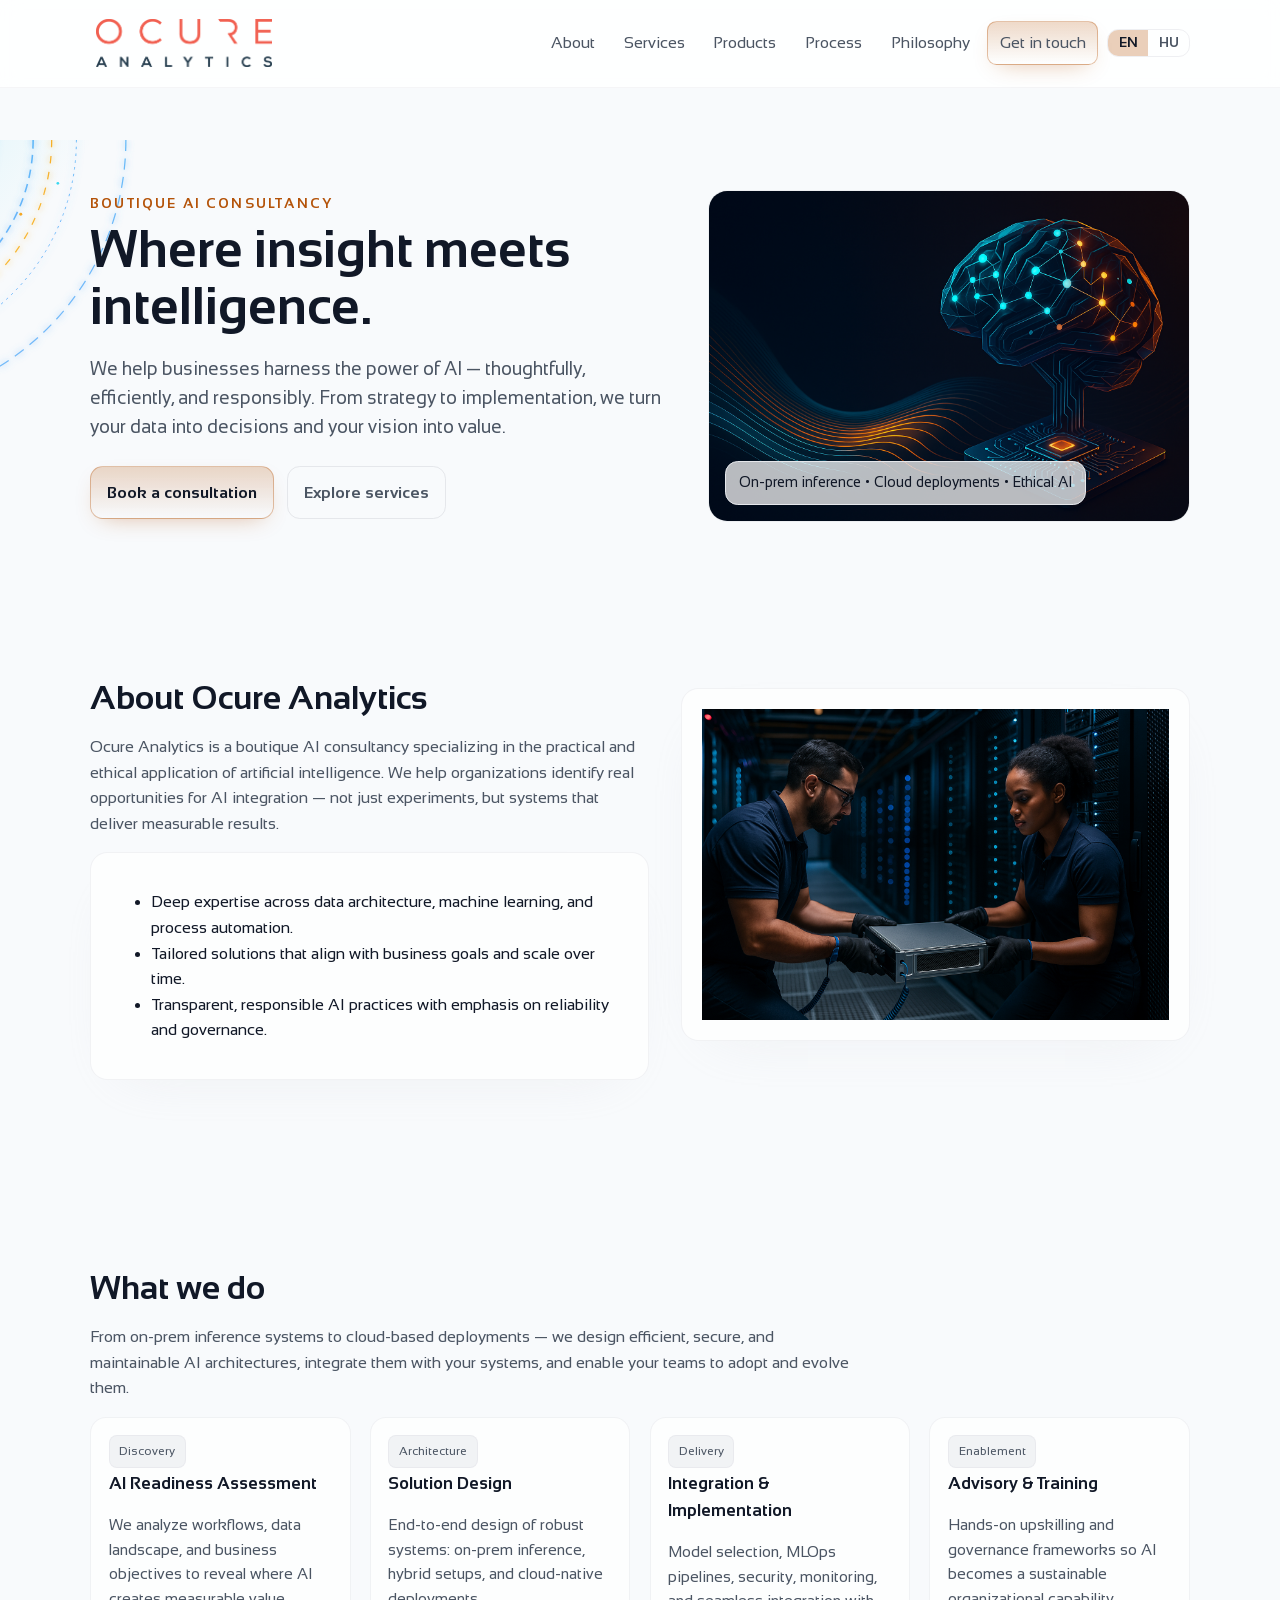
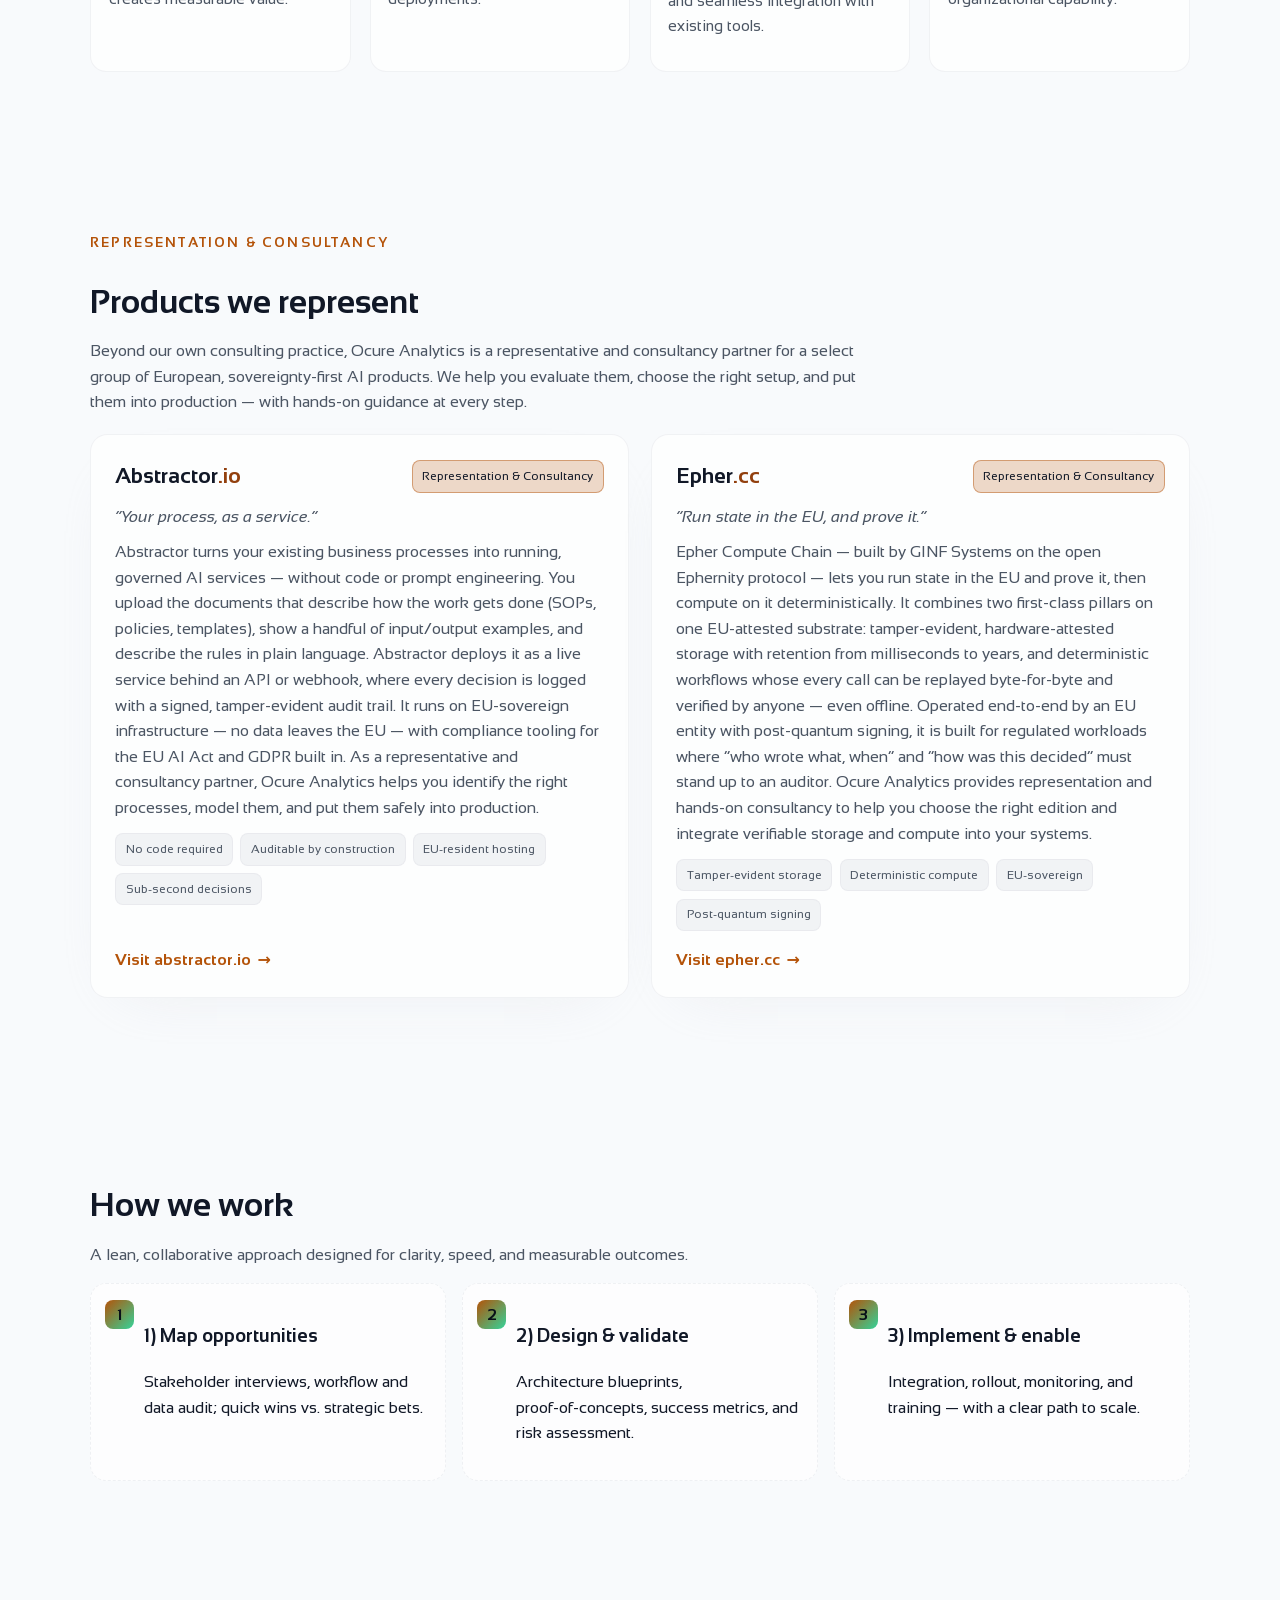
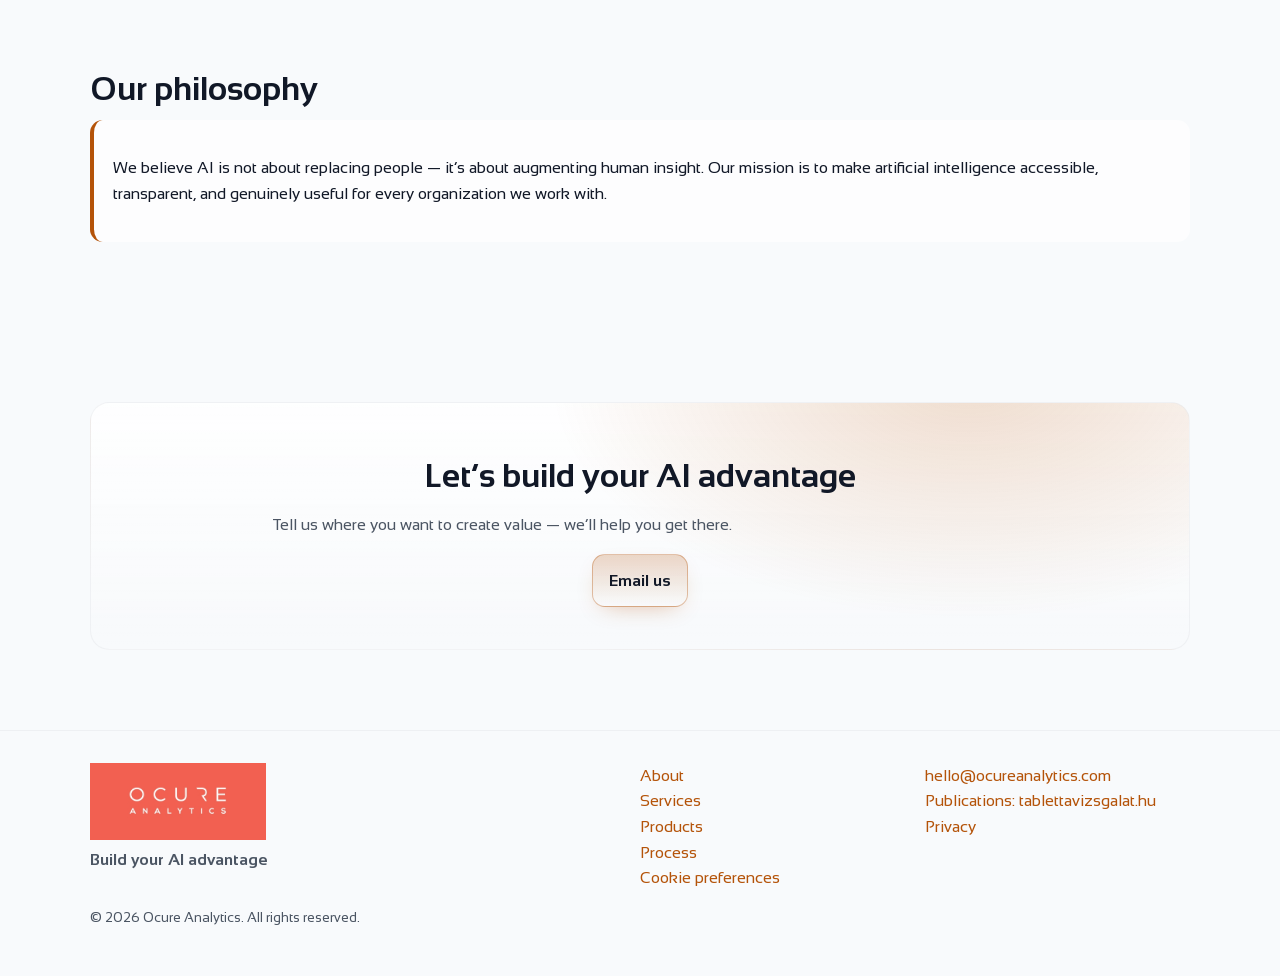
<file: index.html>
<!doctype html>
<html lang="en" data-theme="charcoal-amber">
    <head>
        <meta charset="utf-8" />
        <meta name="viewport" content="width=device-width, initial-scale=1" />
        <title data-i18n="meta.title">Ocure Analytics — AI Consulting</title>
        <meta
            name="description"
            data-i18n-attr="content"
            data-i18n="meta.desc"
            content="Ocure Analytics is a boutique AI consultancy helping companies find, design, and implement high‑value AI solutions — from on‑prem inference to cloud deployments. Official representative for Abstractor and Epher."
        />
        <meta name="theme-color" content="#0f172a" />
        <link rel="icon" href="favicon.png" />
        <link rel="preconnect" href="https://fonts.googleapis.com" />
        <link rel="preconnect" href="https://fonts.gstatic.com" crossorigin />
        <link
            href="https://fonts.googleapis.com/css2?family=Sansation:wght@300;400;500;600;700&display=swap"
            rel="stylesheet"
        />
        <script defer src="/assets/consent.js"></script>
        <style>
            /* ============== Design Tokens (easy to tweak) ============== */
            :root {
                --bg: #0b1020; /* page background */
                --surface: #0f172a; /* card / header */
                --muted: #1e293b; /* subtle separators */
                --text: #e5e7eb; /* primary text */
                --text-dim: #cbd5e1; /* secondary text */
                --accent: #93c5fd; /* links, accents */
                --accent-strong: #60a5fa;
                --ring: #7dd3fc; /* focus ring */
                --ok: #34d399; /* success */
                --warn: #fbbf24; /* warning */
                --danger: #f87171; /* danger */
            }

            @media (prefers-color-scheme: light) {
                :root {
                    --bg: #f8fafc;
                    --surface: #ffffff;
                    --muted: #e2e8f0;
                    --text: #0f172a;
                    --text-dim: #334155;
                    --accent: #2563eb;
                    --accent-strong: #1d4ed8;
                    --ring: #2563eb;
                }
            }

            /* ============== Base Styles ============== */
            *,
            *::before,
            *::after {
                box-sizing: border-box;
            }
            html {
                scroll-behavior: smooth;
            }
            body {
                margin: 0;
                font-family:
                    Sansation,
                    system-ui,
                    -apple-system,
                    Segoe UI,
                    Roboto,
                    Helvetica,
                    Arial,
                    "Apple Color Emoji",
                    "Segoe UI Emoji";
                color: var(--text);
                background-color: var(--bg);
                background-image: url("assets/digital-sun.svg");
                background-repeat: no-repeat;
                /* move it down & a bit left; adjust to taste */
                background-position: left -140px top 140px;
                /* make it larger but responsive */
                background-size: clamp(640px, 58vw, 980px) auto;
                /* keep it fixed while scrolling */
                background-attachment: fixed;
                line-height: 1.6;
            }
            img {
                max-width: 100%;
                display: block;
                height: auto;
            }
            a {
                color: var(--accent);
                text-decoration: none;
            }
            a:hover {
                color: var(--accent-strong);
            }

            .container {
                width: min(1100px, 92vw);
                margin-inline: auto;
            }
            .eyebrow {
                text-transform: uppercase;
                letter-spacing: 0.16em;
                font-weight: 700;
                color: var(--accent);
                font-size: 0.85rem;
            }

            /* ============== Header ============== */
            .header {
                position: sticky;
                top: 0;
                z-index: 50;
                background: color-mix(
                    in oklab,
                    var(--surface) 85%,
                    transparent 15%
                );
                -webkit-backdrop-filter: saturate(120%) blur(10px);
                backdrop-filter: saturate(120%) blur(10px);
                border-bottom: 1px solid
                    color-mix(in lab, var(--muted), transparent 60%);
            }
            .nav {
                display: flex;
                align-items: center;
                justify-content: space-between;
                padding: 0.6rem 0;
                gap: 1rem;
            }
            .brand {
                display: flex;
                align-items: center;
                gap: 0.6rem;
                font-weight: 700;
                letter-spacing: 0.2px;
                color: var(--text);
                flex-shrink: 0;
            }
            .nav-right {
                display: flex;
                align-items: center;
                gap: 0.6rem;
            }

            .nav-links {
                display: flex;
                gap: 0.4rem;
                align-items: center;
            }
            .nav-links a {
                color: var(--text-dim);
                font-weight: 500;
                padding: 0.5rem 0.7rem;
                border-radius: 0.6rem;
            }
            .nav-links a:hover {
                background: color-mix(in oklab, var(--muted) 50%, transparent);
                color: var(--text);
            }

            /* Language switcher */
            .lang-switch {
                display: inline-flex;
                align-items: center;
                border: 1px solid
                    color-mix(in oklab, var(--muted) 65%, transparent);
                border-radius: 0.7rem;
                overflow: hidden;
                flex-shrink: 0;
            }
            .lang-switch button {
                appearance: none;
                border: none;
                background: transparent;
                color: var(--text-dim);
                font: inherit;
                font-weight: 600;
                font-size: 0.85rem;
                padding: 0.4rem 0.65rem;
                cursor: pointer;
                line-height: 1;
            }
            .lang-switch button[aria-pressed="true"] {
                background: color-mix(in oklab, var(--accent) 28%, transparent);
                color: var(--text);
            }
            .lang-switch button:hover {
                color: var(--text);
            }

            .btn {
                display: inline-flex;
                align-items: center;
                justify-content: center;
                gap: 0.5rem;
                padding: 0.8rem 1rem;
                border-radius: 0.8rem;
                font-weight: 600;
                border: 1px solid
                    color-mix(in oklab, var(--accent) 35%, transparent);
                color: var(--text);
                background: linear-gradient(
                    180deg,
                    color-mix(in oklab, var(--accent) 22%, transparent) 0%,
                    transparent 100%
                );
                box-shadow: 0 8px 24px -12px
                    color-mix(in oklab, var(--accent) 45%, transparent);
            }
            .btn:hover {
                transform: translateY(-1px);
                box-shadow: 0 14px 30px -16px
                    color-mix(in oklab, var(--accent) 60%, transparent);
            }
            .btn:active {
                transform: translateY(0);
            }

            /* Mobile menu */
            .menu-toggle {
                display: none;
                background: none;
                border: none;
                color: var(--text);
                font-size: 1.4rem;
                cursor: pointer;
            }
            @media (max-width: 980px) {
                .nav-links {
                    display: none;
                    position: absolute;
                    inset: auto 1rem auto 1rem;
                    top: 100%;
                    margin-top: 0.5rem;
                    flex-direction: column;
                    align-items: stretch;
                    background: var(--surface);
                    border: 1px solid var(--muted);
                    padding: 0.75rem;
                    border-radius: 1rem;
                    box-shadow: 0 24px 60px -30px rgba(0, 0, 0, 0.6);
                }
                .nav-links.open {
                    display: flex;
                }
                .menu-toggle {
                    display: inline-flex;
                }
            }

            /* ============== Hero ============== */
            .hero {
                padding: clamp(4rem, 8vw, 8rem) 0 3rem;
                position: relative;
                overflow: clip;
            }
            .hero-grid {
                display: grid;
                grid-template-columns: 1.2fr 1fr;
                gap: 2.5rem;
                align-items: center;
            }
            @media (max-width: 950px) {
                .hero-grid {
                    grid-template-columns: 1fr;
                }
            }

            h1 {
                margin: 0.4rem 0 1rem;
                font-weight: 800;
                line-height: 1.1;
                font-size: clamp(2rem, 5vw, 3.25rem);
            }
            .lead {
                font-size: clamp(1rem, 1.6vw, 1.15rem);
                color: var(--text-dim);
            }

            .hero-cta {
                margin-top: 1.5rem;
                display: flex;
                gap: 0.8rem;
                flex-wrap: wrap;
            }
            .btn-ghost {
                border-color: var(--muted);
                background: transparent;
                box-shadow: none;
                color: var(--text-dim);
            }
            .btn-ghost:hover {
                background: color-mix(in oklab, var(--muted) 50%, transparent);
                color: var(--text);
            }

            .hero-media {
                position: relative;
                border-radius: 1.2rem;
                overflow: hidden;
                border: 1px solid
                    color-mix(in oklab, var(--muted) 55%, transparent);
            }
            .hero-media img {
                aspect-ratio: 16/11;
                object-fit: cover;
            }
            .media-badge {
                position: absolute;
                inset: auto auto 1rem 1rem;
                background: color-mix(
                    in oklab,
                    var(--surface) 72%,
                    transparent
                );
                border: 1px solid var(--muted);
                padding: 0.6rem 0.8rem;
                border-radius: 0.8rem;
                font-size: 0.9rem;
            }

            /* ============== Sections ============== */
            section {
                padding: clamp(3rem, 7vw, 5rem) 0;
            }
            .section-title {
                font-size: clamp(1.4rem, 3vw, 2.1rem);
                line-height: 1.2;
                margin-bottom: 0.7rem;
            }
            .section-lead {
                color: var(--text-dim);
                max-width: 70ch;
            }

            /* About */
            .split {
                display: grid;
                grid-template-columns: 1.1fr 1fr;
                gap: 2rem;
                align-items: center;
            }
            @media (max-width: 950px) {
                .split {
                    grid-template-columns: 1fr;
                }
            }
            .card {
                background: color-mix(
                    in oklab,
                    var(--surface) 75%,
                    transparent
                );
                border: 1px solid
                    color-mix(in oklab, var(--muted) 55%, transparent);
                border-radius: 1.1rem;
                padding: 1.25rem;
                box-shadow: 0 20px 60px -35px
                    color-mix(in oklab, var(--muted) 75%, transparent);
            }

            /* Services */
            .grid {
                display: grid;
                grid-template-columns: repeat(4, 1fr);
                gap: 1.2rem;
            }
            @media (max-width: 1100px) {
                .grid {
                    grid-template-columns: repeat(2, 1fr);
                }
            }
            @media (max-width: 650px) {
                .grid {
                    grid-template-columns: 1fr;
                }
            }
            .service {
                padding: 1.1rem;
                border-radius: 1rem;
                border: 1px solid
                    color-mix(in oklab, var(--muted) 55%, transparent);
                background: color-mix(
                    in oklab,
                    var(--surface) 70%,
                    transparent
                );
            }
            .service h3 {
                margin: 0.2rem 0 0.4rem;
                font-size: 1.05rem;
            }
            .service p {
                color: var(--text-dim);
                font-size: 0.96rem;
            }
            .badge {
                display: inline-block;
                padding: 0.35rem 0.6rem;
                border-radius: 0.5rem;
                font-size: 0.75rem;
                background: color-mix(in oklab, var(--muted) 50%, transparent);
                color: var(--text-dim);
                border: 1px solid
                    color-mix(in oklab, var(--muted) 65%, transparent);
            }
            .badge.accent {
                background: color-mix(in oklab, var(--accent) 22%, transparent);
                border-color: color-mix(
                    in oklab,
                    var(--accent) 45%,
                    transparent
                );
                color: var(--text);
            }

            /* Products / Representation */
            .products {
                display: grid;
                grid-template-columns: repeat(2, 1fr);
                gap: 1.4rem;
                margin-top: 1.2rem;
            }
            @media (max-width: 900px) {
                .products {
                    grid-template-columns: 1fr;
                }
            }
            .product {
                display: flex;
                flex-direction: column;
                gap: 0.6rem;
                padding: 1.5rem;
                border-radius: 1.1rem;
                border: 1px solid
                    color-mix(in oklab, var(--muted) 55%, transparent);
                background: color-mix(
                    in oklab,
                    var(--surface) 72%,
                    transparent
                );
                box-shadow: 0 20px 60px -35px
                    color-mix(in oklab, var(--muted) 75%, transparent);
            }
            .product-head {
                display: flex;
                align-items: center;
                justify-content: space-between;
                gap: 0.8rem;
                flex-wrap: wrap;
            }
            .product-name {
                font-size: 1.35rem;
                font-weight: 800;
                margin: 0;
            }
            .product-name .dot {
                color: var(--accent-strong);
            }
            .product p {
                color: var(--text-dim);
                margin: 0;
            }
            .product-tagline {
                font-style: italic;
                color: var(--accent);
                font-size: 1.02rem;
                margin: 0;
            }
            .product-tags {
                display: flex;
                flex-wrap: wrap;
                gap: 0.45rem;
                margin-top: 0.2rem;
            }
            .product-foot {
                margin-top: auto;
                padding-top: 0.4rem;
            }
            .product-link {
                display: inline-flex;
                align-items: center;
                gap: 0.4rem;
                font-weight: 600;
            }
            .product-link::after {
                content: "→";
                transition: transform 0.15s ease;
            }
            .product-link:hover::after {
                transform: translateX(3px);
            }

            /* Process */
            .steps {
                counter-reset: step;
                display: grid;
                grid-template-columns: repeat(3, 1fr);
                gap: 1rem;
            }
            @media (max-width: 900px) {
                .steps {
                    grid-template-columns: 1fr;
                }
            }
            .step {
                position: relative;
                padding: 1.1rem 1.1rem 1.1rem 3.3rem;
                border: 1px dashed
                    color-mix(in oklab, var(--muted) 60%, transparent);
                border-radius: 1rem;
                background: color-mix(
                    in oklab,
                    var(--surface) 65%,
                    transparent
                );
            }
            .step::before {
                counter-increment: step;
                content: counter(step);
                position: absolute;
                left: 0.9rem;
                top: 1rem;
                width: 1.8rem;
                height: 1.8rem;
                display: grid;
                place-items: center;
                border-radius: 0.5rem;
                background: linear-gradient(
                    135deg,
                    var(--accent) 0%,
                    var(--ok) 100%
                );
                color: #081018;
                font-weight: 800;
            }

            /* Philosophy */
            blockquote {
                margin: 0;
                padding: 1.2rem;
                border-left: 4px solid var(--accent);
                background: color-mix(
                    in oklab,
                    var(--surface) 65%,
                    transparent
                );
                border-radius: 0.8rem;
            }

            /* CTA */
            .cta {
                background:
                    radial-gradient(
                        700px 400px at 80% -10%,
                        color-mix(in oklab, var(--accent) 20%, transparent) 0%,
                        transparent 60%
                    ),
                    linear-gradient(
                        180deg,
                        color-mix(in oklab, var(--surface) 85%, transparent) 0%,
                        transparent 100%
                    );
                border: 1px solid
                    color-mix(in oklab, var(--muted) 50%, transparent);
                border-radius: 1.2rem;
                padding: clamp(1.25rem, 2vw, 2rem);
                text-align: center;
            }

            /* Footer */
            footer {
                padding: 2rem 0 3rem;
                color: var(--text-dim);
                border-top: 1px solid
                    color-mix(in oklab, var(--muted) 50%, transparent);
            }
            .foot-grid {
                display: grid;
                grid-template-columns: 2fr 1fr 1fr;
                gap: 1.2rem;
            }
            @media (max-width: 900px) {
                .foot-grid {
                    grid-template-columns: 1fr;
                }
            }

            /* Accessibility */
            :focus-visible {
                outline: 3px solid var(--ring);
                outline-offset: 2px;
                border-radius: 6px;
            }
            @media (prefers-reduced-motion: reduce) {
                * {
                    transition: none !important;
                    animation: none !important;
                }
            }
        </style>
        <link href="assets/themes.css" rel="stylesheet" />
    </head>
    <body>
        <!-- =================== Header =================== -->
        <header class="header" role="banner">
            <div class="container nav">
                <a class="brand" href="#home" aria-label="Ocure Analytics home">
                    <img
                        src="assets/logo.png"
                        alt="Ocure Analytics logo"
                        style="width: 11em; margin: 0.6em 0.4em"
                    />
                </a>
                <div class="nav-right">
                    <nav aria-label="Primary">
                        <div class="nav-links" id="menu">
                            <a href="#about" data-i18n="nav.about">About</a>
                            <a href="#services" data-i18n="nav.services"
                                >Services</a
                            >
                            <a href="#products" data-i18n="nav.products"
                                >Products</a
                            >
                            <a href="#process" data-i18n="nav.process"
                                >Process</a
                            >
                            <a href="#philosophy" data-i18n="nav.philosophy"
                                >Philosophy</a
                            >
                            <a
                                href="#contact"
                                class="btn"
                                data-i18n="nav.contact"
                                >Get in touch</a
                            >
                        </div>
                    </nav>
                    <div
                        class="lang-switch"
                        role="group"
                        aria-label="Language selector"
                    >
                        <button
                            type="button"
                            data-lang="en"
                            aria-pressed="true"
                        >
                            EN
                        </button>
                        <button
                            type="button"
                            data-lang="hu"
                            aria-pressed="false"
                        >
                            HU
                        </button>
                    </div>
                    <button
                        class="menu-toggle"
                        aria-controls="menu"
                        aria-expanded="false"
                        title="Menu"
                        id="menuToggle"
                    >
                        ☰
                    </button>
                </div>
            </div>
        </header>

        <!-- =================== Hero =================== -->
        <main id="home" class="hero" role="main">
            <div class="container hero-grid">
                <div>
                    <div class="eyebrow" data-i18n="hero.eyebrow">
                        Boutique AI Consultancy
                    </div>
                    <h1 data-i18n="hero.title">
                        Where insight meets intelligence.
                    </h1>
                    <p class="lead" data-i18n="hero.lead">
                        We help businesses harness the power of AI —
                        thoughtfully, efficiently, and responsibly. From
                        strategy to implementation, we turn your data into
                        decisions and your vision into value.
                    </p>
                    <div class="hero-cta">
                        <a class="btn" href="#contact" data-i18n="hero.cta1"
                            >Book a consultation</a
                        >
                        <a
                            class="btn btn-ghost"
                            href="#services"
                            data-i18n="hero.cta2"
                            >Explore services</a
                        >
                    </div>
                </div>
                <div class="hero-media">
                    <img
                        src="assets/hero.png"
                        alt="Abstract data visualization"
                        loading="eager"
                    />
                    <div class="media-badge" data-i18n="hero.badge">
                        On‑prem inference • Cloud deployments • Ethical AI
                    </div>
                </div>
            </div>
        </main>

        <!-- =================== About =================== -->
        <section id="about" aria-labelledby="about-title">
            <div class="container split">
                <div>
                    <h2
                        class="section-title"
                        id="about-title"
                        data-i18n="about.title"
                    >
                        About Ocure Analytics
                    </h2>
                    <p class="section-lead" data-i18n="about.lead">
                        Ocure Analytics is a boutique AI consultancy
                        specializing in the practical and ethical application of
                        artificial intelligence. We help organizations identify
                        real opportunities for AI integration — not just
                        experiments, but systems that deliver measurable
                        results.
                    </p>
                    <div class="card" style="margin-top: 1rem">
                        <ul>
                            <li data-i18n="about.li1">
                                Deep expertise across data architecture, machine
                                learning, and process automation.
                            </li>
                            <li data-i18n="about.li2">
                                Tailored solutions that align with business
                                goals and scale over time.
                            </li>
                            <li data-i18n="about.li3">
                                Transparent, responsible AI practices with
                                emphasis on reliability and governance.
                            </li>
                        </ul>
                    </div>
                </div>
                <aside class="card" aria-label="About image">
                    <img src="assets/about.png" alt="Engineer at workstation" />
                </aside>
            </div>
        </section>

        <!-- =================== Services =================== -->
        <section id="services" aria-labelledby="services-title">
            <div class="container">
                <h2
                    class="section-title"
                    id="services-title"
                    data-i18n="services.title"
                >
                    What we do
                </h2>
                <p class="section-lead" data-i18n="services.lead">
                    From on‑prem inference systems to cloud‑based deployments —
                    we design efficient, secure, and maintainable AI
                    architectures, integrate them with your systems, and enable
                    your teams to adopt and evolve them.
                </p>

                <div class="grid" style="margin-top: 1rem">
                    <article class="service">
                        <span class="badge" data-i18n="services.s1.badge"
                            >Discovery</span
                        >
                        <h3 data-i18n="services.s1.title">
                            AI Readiness Assessment
                        </h3>
                        <p data-i18n="services.s1.body">
                            We analyze workflows, data landscape, and business
                            objectives to reveal where AI creates measurable
                            value.
                        </p>
                    </article>
                    <article class="service">
                        <span class="badge" data-i18n="services.s2.badge"
                            >Architecture</span
                        >
                        <h3 data-i18n="services.s2.title">Solution Design</h3>
                        <p data-i18n="services.s2.body">
                            End‑to‑end design of robust systems: on‑prem
                            inference, hybrid setups, and cloud‑native
                            deployments.
                        </p>
                    </article>
                    <article class="service">
                        <span class="badge" data-i18n="services.s3.badge"
                            >Delivery</span
                        >
                        <h3 data-i18n="services.s3.title">
                            Integration & Implementation
                        </h3>
                        <p data-i18n="services.s3.body">
                            Model selection, MLOps pipelines, security,
                            monitoring, and seamless integration with existing
                            tools.
                        </p>
                    </article>
                    <article class="service">
                        <span class="badge" data-i18n="services.s4.badge"
                            >Enablement</span
                        >
                        <h3 data-i18n="services.s4.title">
                            Advisory & Training
                        </h3>
                        <p data-i18n="services.s4.body">
                            Hands‑on upskilling and governance frameworks so AI
                            becomes a sustainable organizational capability.
                        </p>
                    </article>
                </div>
            </div>
        </section>

        <!-- =================== Products / Representation =================== -->
        <section id="products" aria-labelledby="products-title">
            <div class="container">
                <div class="eyebrow" data-i18n="products.eyebrow">
                    Representation & Consultancy
                </div>
                <h2
                    class="section-title"
                    id="products-title"
                    data-i18n="products.title"
                >
                    Products we represent
                </h2>
                <p class="section-lead" data-i18n="products.lead">
                    Beyond our own consulting practice, Ocure Analytics is a
                    representative and consultancy partner for a select group of
                    European, sovereignty‑first AI products. We help you evaluate
                    them, choose the right setup, and put them into production —
                    with hands‑on guidance at every step.
                </p>

                <div class="products">
                    <article class="product">
                        <div class="product-head">
                            <h3 class="product-name">
                                Abstractor<span class="dot">.io</span>
                            </h3>
                            <span
                                class="badge accent"
                                data-i18n="products.abstractor.badge"
                                >Representation & Consultancy</span
                            >
                        </div>
                        <p
                            class="product-tagline"
                            data-i18n="products.abstractor.tagline"
                        >
                            “Your process, as a service.”
                        </p>
                        <p data-i18n="products.abstractor.body">
                            Abstractor turns your existing business processes
                            into running, governed AI services — without code or
                            prompt engineering. You upload the documents that
                            describe how the work gets done (SOPs, policies,
                            templates), show a handful of input/output examples,
                            and describe the rules in plain language. Abstractor
                            deploys it as a live service behind an API or
                            webhook, where every decision is logged with a
                            signed, tamper‑evident audit trail. It runs on
                            EU‑sovereign infrastructure — no data leaves the EU —
                            with compliance tooling for the EU AI Act and GDPR
                            built in. As a representative and consultancy
                            partner, Ocure Analytics helps you identify the right
                            processes, model them, and put them safely into
                            production.
                        </p>
                        <div class="product-tags">
                            <span class="badge" data-i18n="products.abstractor.f1"
                                >No code required</span
                            >
                            <span class="badge" data-i18n="products.abstractor.f2"
                                >Auditable by construction</span
                            >
                            <span class="badge" data-i18n="products.abstractor.f3"
                                >EU‑resident hosting</span
                            >
                            <span class="badge" data-i18n="products.abstractor.f4"
                                >Sub‑second decisions</span
                            >
                        </div>
                        <div class="product-foot">
                            <a
                                class="product-link"
                                href="https://abstractor.io/"
                                target="_blank"
                                rel="noopener"
                                data-i18n="products.abstractor.link"
                                >Visit abstractor.io</a
                            >
                        </div>
                    </article>

                    <article class="product">
                        <div class="product-head">
                            <h3 class="product-name">
                                Epher<span class="dot">.cc</span>
                            </h3>
                            <span
                                class="badge accent"
                                data-i18n="products.epher.badge"
                                >Representation & Consultancy</span
                            >
                        </div>
                        <p
                            class="product-tagline"
                            data-i18n="products.epher.tagline"
                        >
                            “Run state in the EU, and prove it.”
                        </p>
                        <p data-i18n="products.epher.body">
                            Epher Compute Chain — built by GINF Systems on the
                            open Ephernity protocol — lets you run state in the
                            EU and prove it, then compute on it deterministically.
                            It combines two first‑class pillars on one EU‑attested
                            substrate: tamper‑evident, hardware‑attested storage
                            with retention from milliseconds to years, and
                            deterministic workflows whose every call can be
                            replayed byte‑for‑byte and verified by anyone — even
                            offline. Operated end‑to‑end by an EU entity with
                            post‑quantum signing, it is built for regulated
                            workloads where “who wrote what, when” and “how was
                            this decided” must stand up to an auditor. Ocure
                            Analytics provides representation and hands‑on
                            consultancy to help you choose the right edition and
                            integrate verifiable storage and compute into your
                            systems.
                        </p>
                        <div class="product-tags">
                            <span class="badge" data-i18n="products.epher.f1"
                                >Tamper‑evident storage</span
                            >
                            <span class="badge" data-i18n="products.epher.f2"
                                >Deterministic compute</span
                            >
                            <span class="badge" data-i18n="products.epher.f3"
                                >EU‑sovereign</span
                            >
                            <span class="badge" data-i18n="products.epher.f4"
                                >Post‑quantum signing</span
                            >
                        </div>
                        <div class="product-foot">
                            <a
                                class="product-link"
                                href="https://epher.cc/"
                                target="_blank"
                                rel="noopener"
                                data-i18n="products.epher.link"
                                >Visit epher.cc</a
                            >
                        </div>
                    </article>
                </div>
            </div>
        </section>

        <!-- =================== Process =================== -->
        <section id="process" aria-labelledby="process-title">
            <div class="container">
                <h2
                    class="section-title"
                    id="process-title"
                    data-i18n="process.title"
                >
                    How we work
                </h2>
                <p class="section-lead" data-i18n="process.lead">
                    A lean, collaborative approach designed for clarity, speed,
                    and measurable outcomes.
                </p>

                <div class="steps" style="margin-top: 1rem">
                    <div class="step">
                        <h3 data-i18n="process.p1.title">
                            1) Map opportunities
                        </h3>
                        <p data-i18n="process.p1.body">
                            Stakeholder interviews, workflow and data audit;
                            quick wins vs. strategic bets.
                        </p>
                    </div>
                    <div class="step">
                        <h3 data-i18n="process.p2.title">
                            2) Design & validate
                        </h3>
                        <p data-i18n="process.p2.body">
                            Architecture blueprints, proof‑of‑concepts, success
                            metrics, and risk assessment.
                        </p>
                    </div>
                    <div class="step">
                        <h3 data-i18n="process.p3.title">
                            3) Implement & enable
                        </h3>
                        <p data-i18n="process.p3.body">
                            Integration, rollout, monitoring, and training —
                            with a clear path to scale.
                        </p>
                    </div>
                </div>
            </div>
        </section>

        <!-- =================== Philosophy =================== -->
        <section id="philosophy" aria-labelledby="philosophy-title">
            <div class="container">
                <h2
                    class="section-title"
                    id="philosophy-title"
                    data-i18n="philosophy.title"
                >
                    Our philosophy
                </h2>
                <blockquote>
                    <p data-i18n="philosophy.quote">
                        We believe AI is not about replacing people — it’s about
                        augmenting human insight. Our mission is to make
                        artificial intelligence accessible, transparent, and
                        genuinely useful for every organization we work with.
                    </p>
                </blockquote>
            </div>
        </section>

        <!-- =================== CTA =================== -->
        <section id="contact" aria-labelledby="contact-title">
            <div class="container">
                <div class="cta">
                    <h2
                        class="section-title"
                        id="contact-title"
                        data-i18n="contact.title"
                    >
                        Let’s build your AI advantage
                    </h2>
                    <p class="section-lead" data-i18n="contact.lead">
                        Tell us where you want to create value — we’ll help you
                        get there.
                    </p>
                    <p style="margin-top: 1rem">
                        <a
                            class="btn"
                            href="mailto:hello@ocureanalytics.com"
                            aria-label="Email Ocure Analytics"
                            data-i18n="contact.email"
                            >Email us</a
                        >
                    </p>
                </div>
            </div>
        </section>

        <!-- =================== Footer =================== -->
        <footer role="contentinfo">
            <div class="container foot-grid">
                <div>
                    <img
                        src="assets/logo2.jpg"
                        alt="Ocure Analytics logo banner"
                        style="width: 11em"
                    />
                    <p style="margin: 0.4rem 0 0">
                        <strong data-i18n="footer.tagline"
                            >Build your AI advantage</strong
                        >
                    </p>
                </div>
                <div>
                    <div><a href="#about" data-i18n="nav.about">About</a></div>
                    <div>
                        <a href="#services" data-i18n="nav.services">Services</a>
                    </div>
                    <div>
                        <a href="#products" data-i18n="nav.products">Products</a>
                    </div>
                    <div>
                        <a href="#process" data-i18n="nav.process">Process</a>
                    </div>
                    <div>
                        <a
                            href="#"
                            data-open-cookie-prefs
                            data-i18n="footer.cookies"
                            >Cookie preferences</a
                        >
                    </div>
                </div>
                <div>
                    <div>
                        <a href="mailto:hello@ocureanalytics.com"
                            >hello@ocureanalytics.com</a
                        >
                    </div>
                    <div>
                        <a
                            href="https://tablettavizsgalat.hu"
                            data-i18n="footer.publications"
                            >Publications: tablettavizsgalat.hu</a
                        >
                    </div>
                    <div>
                        <a href="privacy/" data-i18n="footer.privacy">Privacy</a>
                    </div>
                </div>
            </div>
            <div class="container" style="margin-top: 1rem; font-size: 0.85rem">
                © <span id="y"></span>
                <span data-i18n="footer.rights"
                    >Ocure Analytics. All rights reserved.</span
                >
            </div>
        </footer>

        <script>
            /* ============== Translations ============== */
            const I18N = {
                en: {
                    "meta.title": "Ocure Analytics — AI Consulting",
                    "meta.desc":
                        "Ocure Analytics is a boutique AI consultancy helping companies find, design, and implement high‑value AI solutions — from on‑prem inference to cloud deployments. Official representative for Abstractor and Epher.",
                    "nav.about": "About",
                    "nav.services": "Services",
                    "nav.products": "Products",
                    "nav.process": "Process",
                    "nav.philosophy": "Philosophy",
                    "nav.contact": "Get in touch",
                    "hero.eyebrow": "Boutique AI Consultancy",
                    "hero.title": "Where insight meets intelligence.",
                    "hero.lead":
                        "We help businesses harness the power of AI — thoughtfully, efficiently, and responsibly. From strategy to implementation, we turn your data into decisions and your vision into value.",
                    "hero.cta1": "Book a consultation",
                    "hero.cta2": "Explore services",
                    "hero.badge":
                        "On‑prem inference • Cloud deployments • Ethical AI",
                    "about.title": "About Ocure Analytics",
                    "about.lead":
                        "Ocure Analytics is a boutique AI consultancy specializing in the practical and ethical application of artificial intelligence. We help organizations identify real opportunities for AI integration — not just experiments, but systems that deliver measurable results.",
                    "about.li1":
                        "Deep expertise across data architecture, machine learning, and process automation.",
                    "about.li2":
                        "Tailored solutions that align with business goals and scale over time.",
                    "about.li3":
                        "Transparent, responsible AI practices with emphasis on reliability and governance.",
                    "services.title": "What we do",
                    "services.lead":
                        "From on‑prem inference systems to cloud‑based deployments — we design efficient, secure, and maintainable AI architectures, integrate them with your systems, and enable your teams to adopt and evolve them.",
                    "services.s1.badge": "Discovery",
                    "services.s1.title": "AI Readiness Assessment",
                    "services.s1.body":
                        "We analyze workflows, data landscape, and business objectives to reveal where AI creates measurable value.",
                    "services.s2.badge": "Architecture",
                    "services.s2.title": "Solution Design",
                    "services.s2.body":
                        "End‑to‑end design of robust systems: on‑prem inference, hybrid setups, and cloud‑native deployments.",
                    "services.s3.badge": "Delivery",
                    "services.s3.title": "Integration & Implementation",
                    "services.s3.body":
                        "Model selection, MLOps pipelines, security, monitoring, and seamless integration with existing tools.",
                    "services.s4.badge": "Enablement",
                    "services.s4.title": "Advisory & Training",
                    "services.s4.body":
                        "Hands‑on upskilling and governance frameworks so AI becomes a sustainable organizational capability.",
                    "products.eyebrow": "Representation & Consultancy",
                    "products.title": "Products we represent",
                    "products.lead":
                        "Beyond our own consulting practice, Ocure Analytics is a representative and consultancy partner for a select group of European, sovereignty‑first AI products. We help you evaluate them, choose the right setup, and put them into production — with hands‑on guidance at every step.",
                    "products.abstractor.badge": "Representation & Consultancy",
                    "products.abstractor.tagline": "“Your process, as a service.”",
                    "products.abstractor.body":
                        "Abstractor turns your existing business processes into running, governed AI services — without code or prompt engineering. You upload the documents that describe how the work gets done (SOPs, policies, templates), show a handful of input/output examples, and describe the rules in plain language. Abstractor deploys it as a live service behind an API or webhook, where every decision is logged with a signed, tamper‑evident audit trail. It runs on EU‑sovereign infrastructure — no data leaves the EU — with compliance tooling for the EU AI Act and GDPR built in. As a representative and consultancy partner, Ocure Analytics helps you identify the right processes, model them, and put them safely into production.",
                    "products.abstractor.f1": "No code required",
                    "products.abstractor.f2": "Auditable by construction",
                    "products.abstractor.f3": "EU‑resident hosting",
                    "products.abstractor.f4": "Sub‑second decisions",
                    "products.abstractor.link": "Visit abstractor.io",
                    "products.epher.badge": "Representation & Consultancy",
                    "products.epher.tagline": "“Run state in the EU, and prove it.”",
                    "products.epher.body":
                        "Epher Compute Chain — built by GINF Systems on the open Ephernity protocol — lets you run state in the EU and prove it, then compute on it deterministically. It combines two first‑class pillars on one EU‑attested substrate: tamper‑evident, hardware‑attested storage with retention from milliseconds to years, and deterministic workflows whose every call can be replayed byte‑for‑byte and verified by anyone — even offline. Operated end‑to‑end by an EU entity with post‑quantum signing, it is built for regulated workloads where “who wrote what, when” and “how was this decided” must stand up to an auditor. Ocure Analytics provides representation and hands‑on consultancy to help you choose the right edition and integrate verifiable storage and compute into your systems.",
                    "products.epher.f1": "Tamper‑evident storage",
                    "products.epher.f2": "Deterministic compute",
                    "products.epher.f3": "EU‑sovereign",
                    "products.epher.f4": "Post‑quantum signing",
                    "products.epher.link": "Visit epher.cc",
                    "process.title": "How we work",
                    "process.lead":
                        "A lean, collaborative approach designed for clarity, speed, and measurable outcomes.",
                    "process.p1.title": "1) Map opportunities",
                    "process.p1.body":
                        "Stakeholder interviews, workflow and data audit; quick wins vs. strategic bets.",
                    "process.p2.title": "2) Design & validate",
                    "process.p2.body":
                        "Architecture blueprints, proof‑of‑concepts, success metrics, and risk assessment.",
                    "process.p3.title": "3) Implement & enable",
                    "process.p3.body":
                        "Integration, rollout, monitoring, and training — with a clear path to scale.",
                    "philosophy.title": "Our philosophy",
                    "philosophy.quote":
                        "We believe AI is not about replacing people — it’s about augmenting human insight. Our mission is to make artificial intelligence accessible, transparent, and genuinely useful for every organization we work with.",
                    "contact.title": "Let’s build your AI advantage",
                    "contact.lead":
                        "Tell us where you want to create value — we’ll help you get there.",
                    "contact.email": "Email us",
                    "footer.tagline": "Build your AI advantage",
                    "footer.cookies": "Cookie preferences",
                    "footer.publications":
                        "Publications: tablettavizsgalat.hu",
                    "footer.privacy": "Privacy",
                    "footer.rights": "Ocure Analytics. All rights reserved.",
                },
                hu: {
                    "meta.title": "Ocure Analytics — MI tanácsadás",
                    "meta.desc":
                        "Az Ocure Analytics boutique MI tanácsadó cég. Segítünk megtalálni, megtervezni és bevezetni a magas értékű MI‑megoldásokat — az on‑prem inferenciától a felhőalapú rendszerekig. Az Abstractor és az Epher hivatalos képviselője.",
                    "nav.about": "Rólunk",
                    "nav.services": "Szolgáltatások",
                    "nav.products": "Termékek",
                    "nav.process": "Módszerünk",
                    "nav.philosophy": "Filozófiánk",
                    "nav.contact": "Kapcsolat",
                    "hero.eyebrow": "Boutique MI tanácsadás",
                    "hero.title": "Ahol az elemzés találkozik az intelligenciával.",
                    "hero.lead":
                        "Segítünk a vállalatoknak átgondoltan, hatékonyan és felelősen kiaknázni a mesterséges intelligenciát. A stratégiától a megvalósításig — adatból döntést, vízióból értéket teremtünk.",
                    "hero.cta1": "Konzultáció foglalása",
                    "hero.cta2": "Szolgáltatások megtekintése",
                    "hero.badge":
                        "On‑prem inferencia • Felhőalapú rendszerek • Etikus MI",
                    "about.title": "Az Ocure Analytics‑ről",
                    "about.lead":
                        "Az Ocure Analytics boutique MI tanácsadó cég, amely a mesterséges intelligencia gyakorlati és etikus alkalmazására specializálódott. Abban segítünk a szervezeteknek, hogy azonosítsák az MI‑integráció valódi lehetőségeit — nem csupán kísérleteket, hanem mérhető eredményt hozó rendszereket.",
                    "about.li1":
                        "Mély szakértelem adatarchitektúrában, gépi tanulásban és folyamatautomatizálásban.",
                    "about.li2":
                        "Az üzleti célokhoz illeszkedő, idővel skálázható, testre szabott megoldások.",
                    "about.li3":
                        "Átlátható, felelős MI‑gyakorlatok, a megbízhatóságra és a governance‑re helyezve a hangsúlyt.",
                    "services.title": "Amivel foglalkozunk",
                    "services.lead":
                        "Az on‑prem inferencia rendszerektől a felhőalapú megoldásokig — hatékony, biztonságos és fenntartható MI‑architektúrákat tervezünk, integráljuk őket meglévő rendszereivel, és felkészítjük csapatait a használatukra és továbbfejlesztésükre.",
                    "services.s1.badge": "Felmérés",
                    "services.s1.title": "MI‑érettségi felmérés",
                    "services.s1.body":
                        "Elemezzük a folyamatokat, az adatkörnyezetet és az üzleti célokat, hogy feltárjuk, hol teremt mérhető értéket az MI.",
                    "services.s2.badge": "Architektúra",
                    "services.s2.title": "Megoldástervezés",
                    "services.s2.body":
                        "Robusztus rendszerek teljes körű tervezése: on‑prem inferencia, hibrid felállás és felhő‑native megoldások.",
                    "services.s3.badge": "Megvalósítás",
                    "services.s3.title": "Integráció és bevezetés",
                    "services.s3.body":
                        "Modellválasztás, MLOps folyamatok, biztonság, monitorozás és zökkenőmentes illesztés a meglévő eszközökhöz.",
                    "services.s4.badge": "Képességépítés",
                    "services.s4.title": "Tanácsadás és tréning",
                    "services.s4.body":
                        "Gyakorlati tudásátadás és governance‑keretek, hogy az MI tartós szervezeti képességgé váljon.",
                    "products.eyebrow": "Képviselet és tanácsadás",
                    "products.title": "Az általunk képviselt termékek",
                    "products.lead":
                        "Tanácsadói tevékenységünkön túl az Ocure Analytics képviselője és tanácsadó partnere néhány európai, szuverenitásra épülő MI‑terméknek. Segítünk kiértékelni őket, kiválasztani a megfelelő felállást, és éles üzembe állítani — gyakorlati támogatással minden lépésnél.",
                    "products.abstractor.badge": "Képviselet és tanácsadás",
                    "products.abstractor.tagline": "„A folyamata, szolgáltatásként.”",
                    "products.abstractor.body":
                        "Az Abstractor a meglévő üzleti folyamatait alakítja működő, szabályozott MI‑szolgáltatásokká — kód és prompt‑mérnökösködés nélkül. Feltölti a dokumentumokat, amelyek leírják, hogyan végzik a munkát (eljárásrendek, szabályzatok, sablonok), bemutat néhány bemenet–kimenet példát, és közönséges nyelven leírja a szabályokat. Az Abstractor mindezt élő szolgáltatásként telepíti egy API vagy webhook mögé, ahol minden döntést aláírt, manipulációállóan naplózott audit‑nyom rögzít. EU‑szuverén infrastruktúrán fut — egyetlen adat sem hagyja el az EU‑t —, beépített megfelelőségi eszközökkel az EU AI Act‑hez és a GDPR‑hez. Képviselőként és tanácsadó partnerként az Ocure Analytics segít azonosítani a megfelelő folyamatokat, modellezni azokat, és biztonságosan éles üzembe állítani.",
                    "products.abstractor.f1": "Nem igényel kódolást",
                    "products.abstractor.f2": "Eleve auditálható",
                    "products.abstractor.f3": "EU‑n belüli tárhely",
                    "products.abstractor.f4": "Másodperc alatti döntések",
                    "products.abstractor.link": "Tovább: abstractor.io",
                    "products.epher.badge": "Képviselet és tanácsadás",
                    "products.epher.tagline": "„Tárolja az állapotát az EU‑ban — és bizonyítsa is.”",
                    "products.epher.body":
                        "Az Epher Compute Chain — amelyet a GINF Systems épített a nyílt Ephernity protokollra — lehetővé teszi, hogy az állapotát az EU‑ban tárolja és bizonyíthatóan kezelje, majd determinisztikusan számoljon rajta. Két egyenrangú pillért egyesít egyetlen EU‑tanúsított alapon: manipulációálló, hardveresen tanúsított tárolást, amelynek megőrzési ideje az ezredmásodperctől az évekig terjed, valamint determinisztikus munkafolyamatokat, amelyek minden hívása bájtról bájtra visszajátszható, és bárki — akár offline is — ellenőrizheti. Egy EU‑s entitás üzemelteti végponttól végpontig, poszt‑kvantum aláírással, és olyan szabályozott terhelésekre készült, ahol a „ki, mit, mikor írt” és a „hogyan született ez a döntés” kérdéseknek egy auditor előtt is meg kell állniuk. Az Ocure Analytics képviseletet és gyakorlati tanácsadást nyújt a megfelelő kiadás kiválasztásához, valamint az ellenőrizhető tárolás és számítás rendszereibe való integrálásához.",
                    "products.epher.f1": "Manipulációálló tárolás",
                    "products.epher.f2": "Determinisztikus számítás",
                    "products.epher.f3": "EU‑szuverén",
                    "products.epher.f4": "Poszt‑kvantum aláírás",
                    "products.epher.link": "Tovább: epher.cc",
                    "process.title": "Hogyan dolgozunk",
                    "process.lead":
                        "Karcsú, együttműködésen alapuló megközelítés a tisztánlátásért, a gyorsaságért és a mérhető eredményekért.",
                    "process.p1.title": "1) Lehetőségek feltérképezése",
                    "process.p1.body":
                        "Stakeholder‑interjúk, folyamat‑ és adataudit; gyors nyereségek kontra stratégiai tétek.",
                    "process.p2.title": "2) Tervezés és validáció",
                    "process.p2.body":
                        "Architektúra‑vázlatok, proof‑of‑concept megoldások, sikermutatók és kockázatelemzés.",
                    "process.p3.title": "3) Bevezetés és képességátadás",
                    "process.p3.body":
                        "Integráció, bevezetés, monitorozás és tréning — egyértelmű skálázási útvonallal.",
                    "philosophy.title": "Filozófiánk",
                    "philosophy.quote":
                        "Hisszük, hogy a mesterséges intelligencia nem az emberek kiváltásáról szól, hanem az emberi megértés megerősítéséről. Célunk, hogy az MI elérhető, átlátható és valóban hasznos legyen minden partnerünk számára.",
                    "contact.title": "Építsük fel együtt az Ön MI‑előnyét",
                    "contact.lead":
                        "Mondja el, hol szeretne értéket teremteni — mi segítünk eljutni oda.",
                    "contact.email": "Írjon nekünk",
                    "footer.tagline": "Építse fel MI‑előnyét",
                    "footer.cookies": "Süti beállítások",
                    "footer.publications":
                        "Publikációk: tablettavizsgalat.hu",
                    "footer.privacy": "Adatvédelem",
                    "footer.rights":
                        "Ocure Analytics. Minden jog fenntartva.",
                },
            };

            const LANG_KEY = "ocure.lang";
            const SUPPORTED = ["en", "hu"];

            function resolveInitialLang() {
                // 1) explicit ?lang= override, 2) stored choice, 3) browser/system language
                const params = new URLSearchParams(location.search);
                const q = (params.get("lang") || "").toLowerCase();
                if (SUPPORTED.includes(q)) return q;

                const stored = localStorage.getItem(LANG_KEY);
                if (stored && SUPPORTED.includes(stored)) return stored;

                const navLangs = navigator.languages || [navigator.language || ""];
                if (navLangs.some((l) => (l || "").toLowerCase().startsWith("hu")))
                    return "hu";

                return "en"; // default
            }

            function applyLang(lang, persist) {
                if (!SUPPORTED.includes(lang)) lang = "en";
                const dict = I18N[lang];
                document.documentElement.lang = lang;

                document.querySelectorAll("[data-i18n]").forEach((node) => {
                    const key = node.getAttribute("data-i18n");
                    const val = dict[key];
                    if (val === undefined) return;
                    const attr = node.getAttribute("data-i18n-attr");
                    if (attr) node.setAttribute(attr, val);
                    else node.textContent = val;
                });

                document
                    .querySelectorAll(".lang-switch button")
                    .forEach((b) =>
                        b.setAttribute(
                            "aria-pressed",
                            String(b.dataset.lang === lang),
                        ),
                    );

                if (persist) localStorage.setItem(LANG_KEY, lang);
            }

            // Initial render
            applyLang(resolveInitialLang(), false);

            // Language selector
            document
                .querySelectorAll(".lang-switch button")
                .forEach((b) =>
                    b.addEventListener("click", () =>
                        applyLang(b.dataset.lang, true),
                    ),
                );

            // Mobile menu toggle
            const menu = document.getElementById("menu");
            const toggle = document.getElementById("menuToggle");
            toggle?.addEventListener("click", () => {
                const open = menu.classList.toggle("open");
                toggle.setAttribute("aria-expanded", String(open));
            });

            // Close menu on link click (mobile)
            menu?.querySelectorAll("a").forEach((a) =>
                a.addEventListener("click", () => {
                    if (menu.classList.contains("open")) {
                        menu.classList.remove("open");
                        toggle.setAttribute("aria-expanded", "false");
                    }
                }),
            );

            // Year
            document.getElementById("y").textContent = new Date().getFullYear();
        </script>
    </body>
</html>
</file>
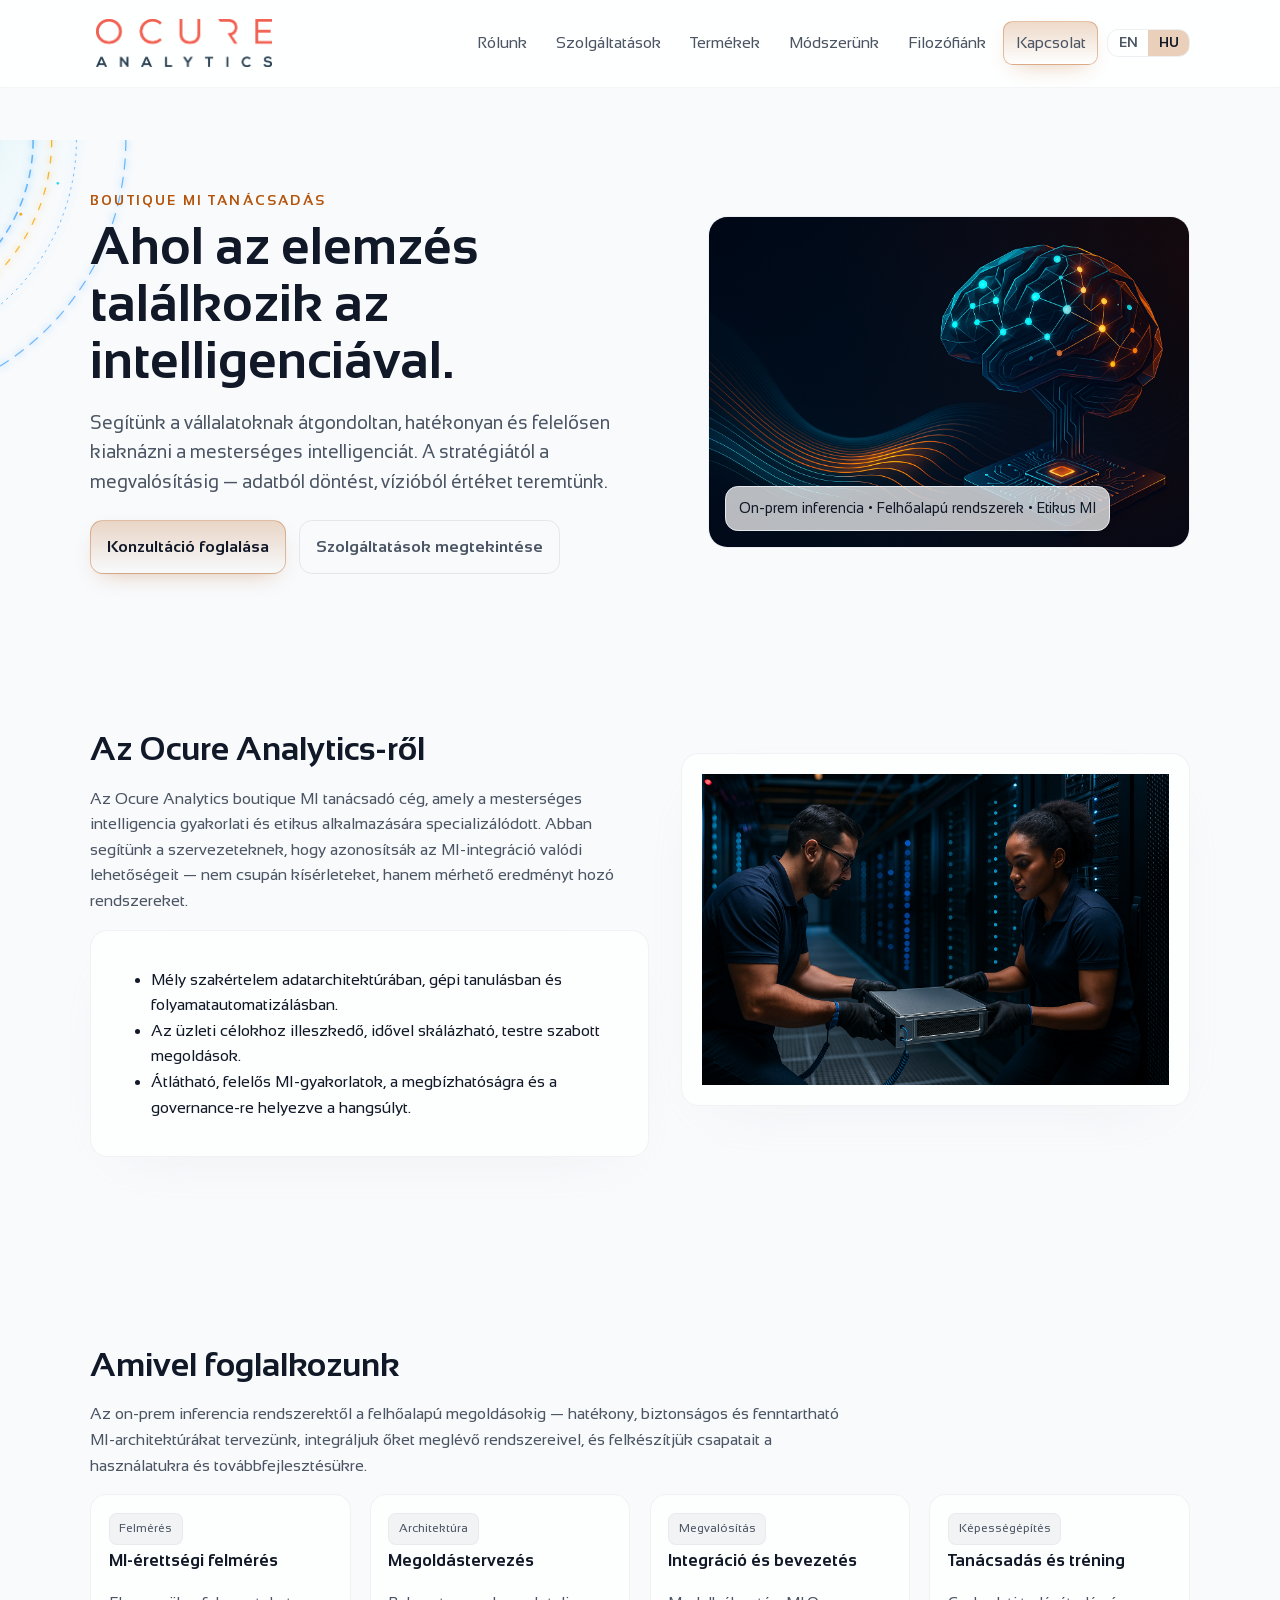
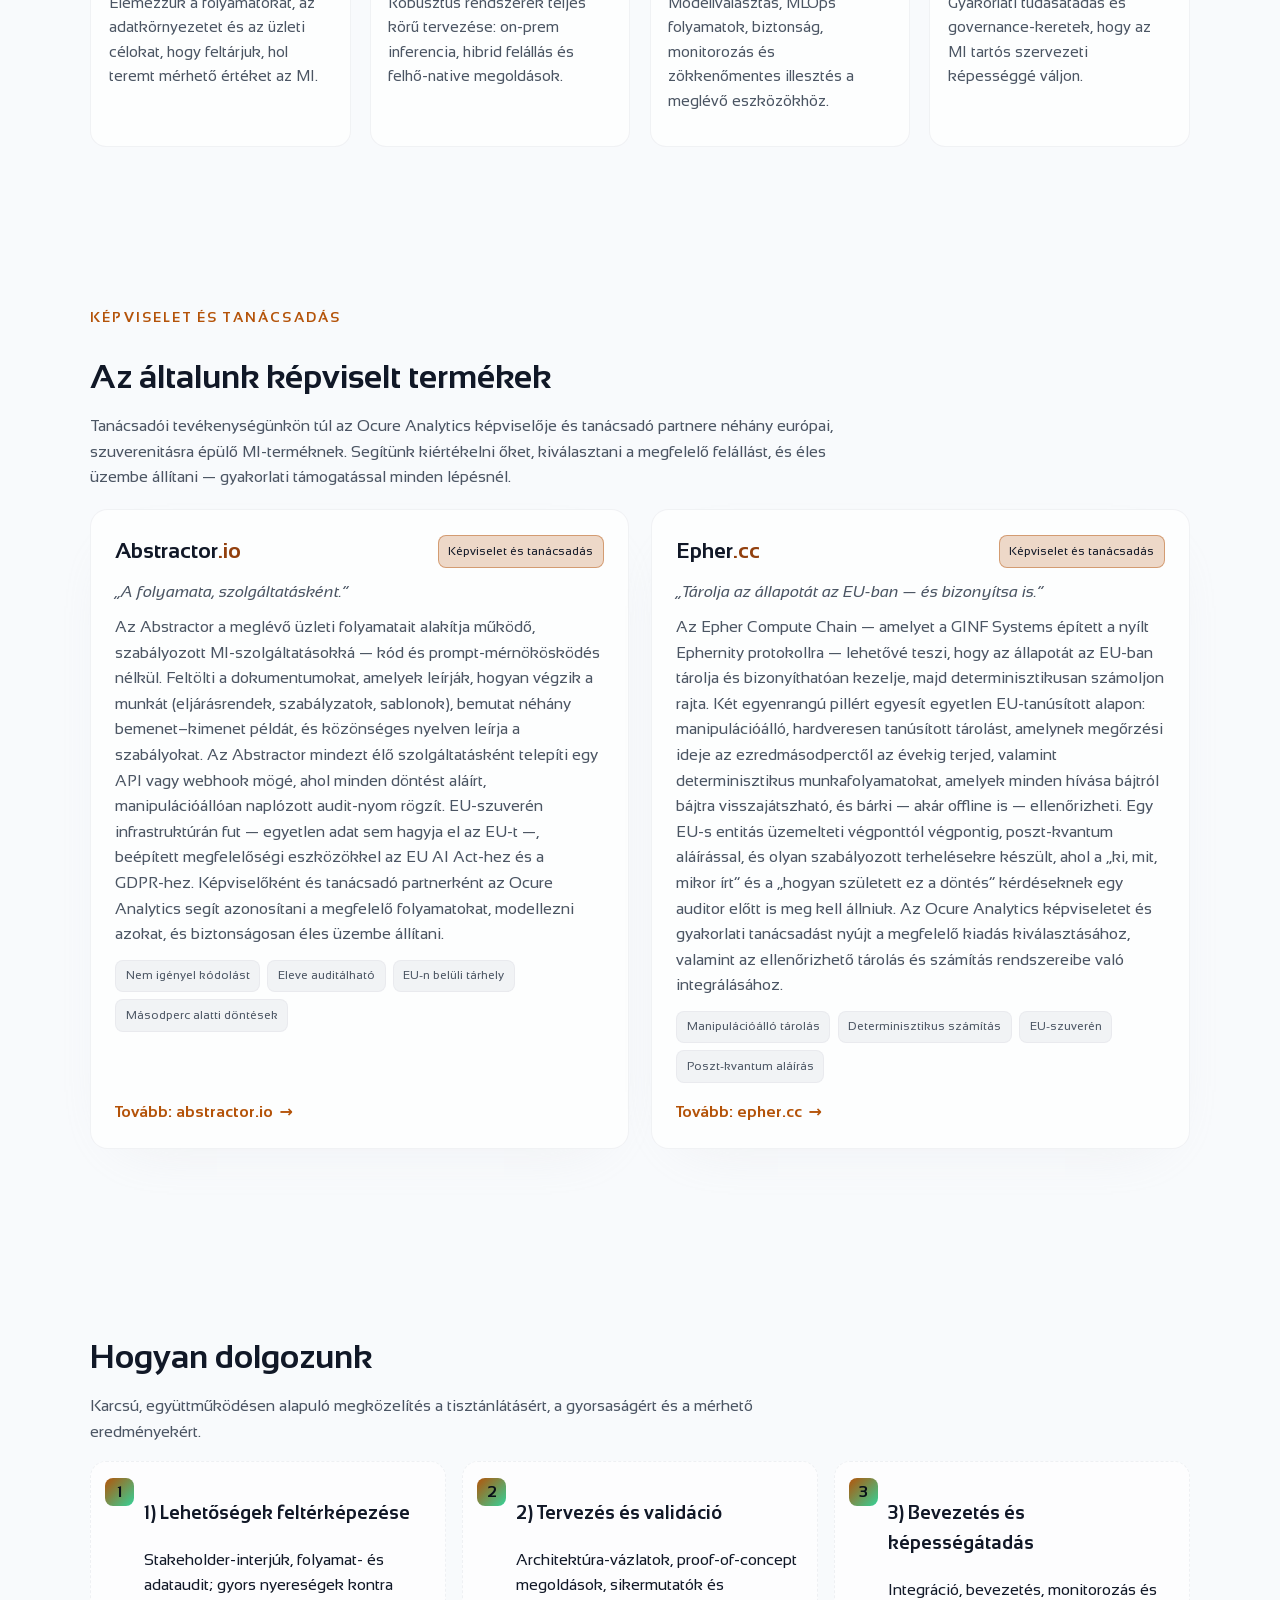
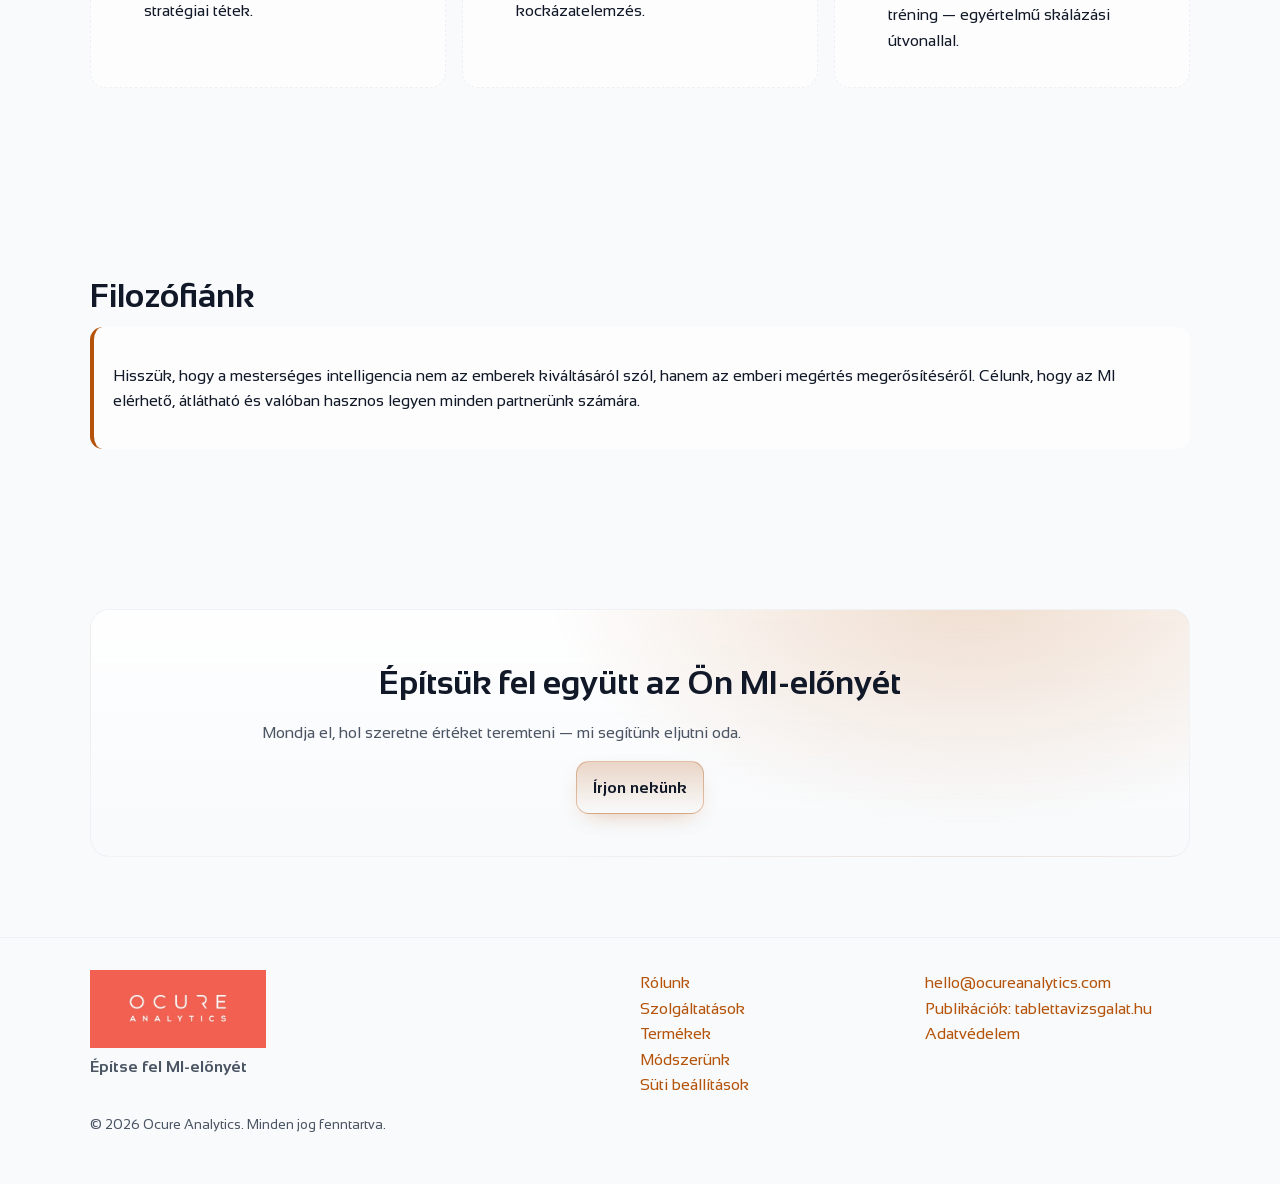
<file: hu/index.html>
<!doctype html>
<html lang="hu">
    <head>
        <meta charset="utf-8" />
        <meta name="viewport" content="width=device-width, initial-scale=1" />
        <title>Ocure Analytics — MI tanácsadás</title>
        <!-- The Hungarian site is now served from the main page via the
             language selector. Redirect to the HU version of the homepage. -->
        <link rel="canonical" href="/?lang=hu" />
        <meta http-equiv="refresh" content="0; url=/?lang=hu" />
        <script>
            location.replace("/?lang=hu");
        </script>
    </head>
    <body>
        <p>
            Átirányítás a magyar nyelvű oldalra…
            <a href="/?lang=hu">Kattintson ide, ha nem történik meg automatikusan.</a>
        </p>
    </body>
</html>
</file>
<file: assets/themes.css>
/*
  Ocure Analytics — Muted Color Palettes
  Usage: add data-theme="slate-teal" (or other) to <html> or <body>.
  Variables map 1:1 to your pages ( --bg, --surface, --muted, --text, --text-dim, --accent, --accent-strong, --ring, --ok, --warn, --danger ).
  Each theme includes a dark default and a light-mode override via @media (prefers-color-scheme: light).
  You can also force light by adding data-color-mode="light" and targeting with [data-color-mode="light"].
*/

/* =============== THEME 1: Slate + Teal (current vibe, slightly crisper) =============== */
:root[data-theme="slate-teal"] {
  --bg: #0a0f19;         /* deep slate */
  --surface: #0f172a;    /* navy-slate */
  --muted: #1e293b;      /* slate 800 */
  --text: #e6edf3;       /* near-white */
  --text-dim: #c2cbd6;   /* cool gray */
  --accent: #80e1d1;     /* muted teal */
  --accent-strong: #4fd1c5; /* teal 400 */
  --ring: #22d3ee;       /* cyan ring */
  --ok: #34d399;         /* green */
  --warn: #fbbf24;       /* amber */
  --danger: #f87171;     /* red */
}
@media (prefers-color-scheme: light) {
  :root[data-theme="slate-teal"] {
    --bg: #f7fafc;       /* near white */
    --surface: #ffffff;  /* white card */
    --muted: #e2e8f0;    /* slate 200 */
    --text: #0f172a;     /* slate 900 */
    --text-dim: #475569; /* slate 600 */
    --accent: #0d9488;   /* teal 600 */
    --accent-strong: #0f766e; /* teal 700 */
    --ring: #0891b2;     /* cyan 700 */
  }
}

/* =============== THEME 2: Stone + Royal Blue (understated + trustworthy) =============== */
:root[data-theme="stone-royal"] {
  --bg: #0f1115;         /* charcoal */
  --surface: #151923;    /* ink stone */
  --muted: #242a36;      /* cool stone */
  --text: #f2f3f7;       /* off white */
  --text-dim: #c9ced8;   /* dimmed */
  --accent: #8fb5ff;     /* pastel royal */
  --accent-strong: #5b8eff; /* royal */
  --ring: #6aa5ff;       /* focus */
  --ok: #86efac;         /* soft green */
  --warn: #facc15;       /* gold */
  --danger: #fb7185;     /* rose */
}
@media (prefers-color-scheme: light) {
  :root[data-theme="stone-royal"] {
    --bg: #fafafa;       /* stone 50 */
    --surface: #ffffff;  /* white */
    --muted: #e7e7ea;    /* cool stone */
    --text: #0b1220;     /* deep text */
    --text-dim: #3f4a5a; /* neutral */
    --accent: #1d4ed8;   /* royal 700 */
    --accent-strong: #1e40af; /* royal 800 */
    --ring: #2563eb;     /* focus */
  }
}

/* =============== THEME 3: Charcoal + Amber (warm highlight) =============== */
:root[data-theme="charcoal-amber"] {
  --bg: #0b0d10;         /* charcoal */
  --surface: #12161c;    /* deep gray */
  --muted: #1f2630;      /* muted frame */
  --text: #eaecef;       /* light */
  --text-dim: #c7cbd1;   /* dim */
  --accent: #ffd089;     /* soft amber */
  --accent-strong: #fbbf24; /* amber 500 */
  --ring: #f59e0b;       /* focus amber */
  --ok: #34d399;         /* green */
  --warn: #f59e0b;       /* amber */
  --danger: #f87171;     /* red */
}
@media (prefers-color-scheme: light) {
  :root[data-theme="charcoal-amber"] {
    --bg: #f8fafc;       /* light */
    --surface: #ffffff;  /* card */
    --muted: #e5e7eb;    /* border */
    --text: #111827;     /* dark */
    --text-dim: #4b5563; /* dim */
    --accent: #b45309;   /* amber 700 */
    --accent-strong: #92400e; /* amber 800 */
    --ring: #d97706;     /* focus */
  }
}

/* Optional brand mark gradient helpers */
[data-theme] .brand-mark {
  background: linear-gradient(135deg, var(--accent) 10%, var(--ok) 90%);
  box-shadow: 0 2px 10px color-mix(in oklab, var(--accent) 30%, transparent);
}

/* Accessibility quick checks (comments):
  - Aim for text on --surface to be ≥ 4.5:1 vs --text; these sets meet that by default.
  - Buttons: ensure border uses color-mix with --accent ≥ 30% for visible focus.
  - Links: hover shifts to --accent-strong for clear affordance.
*/
</file>
